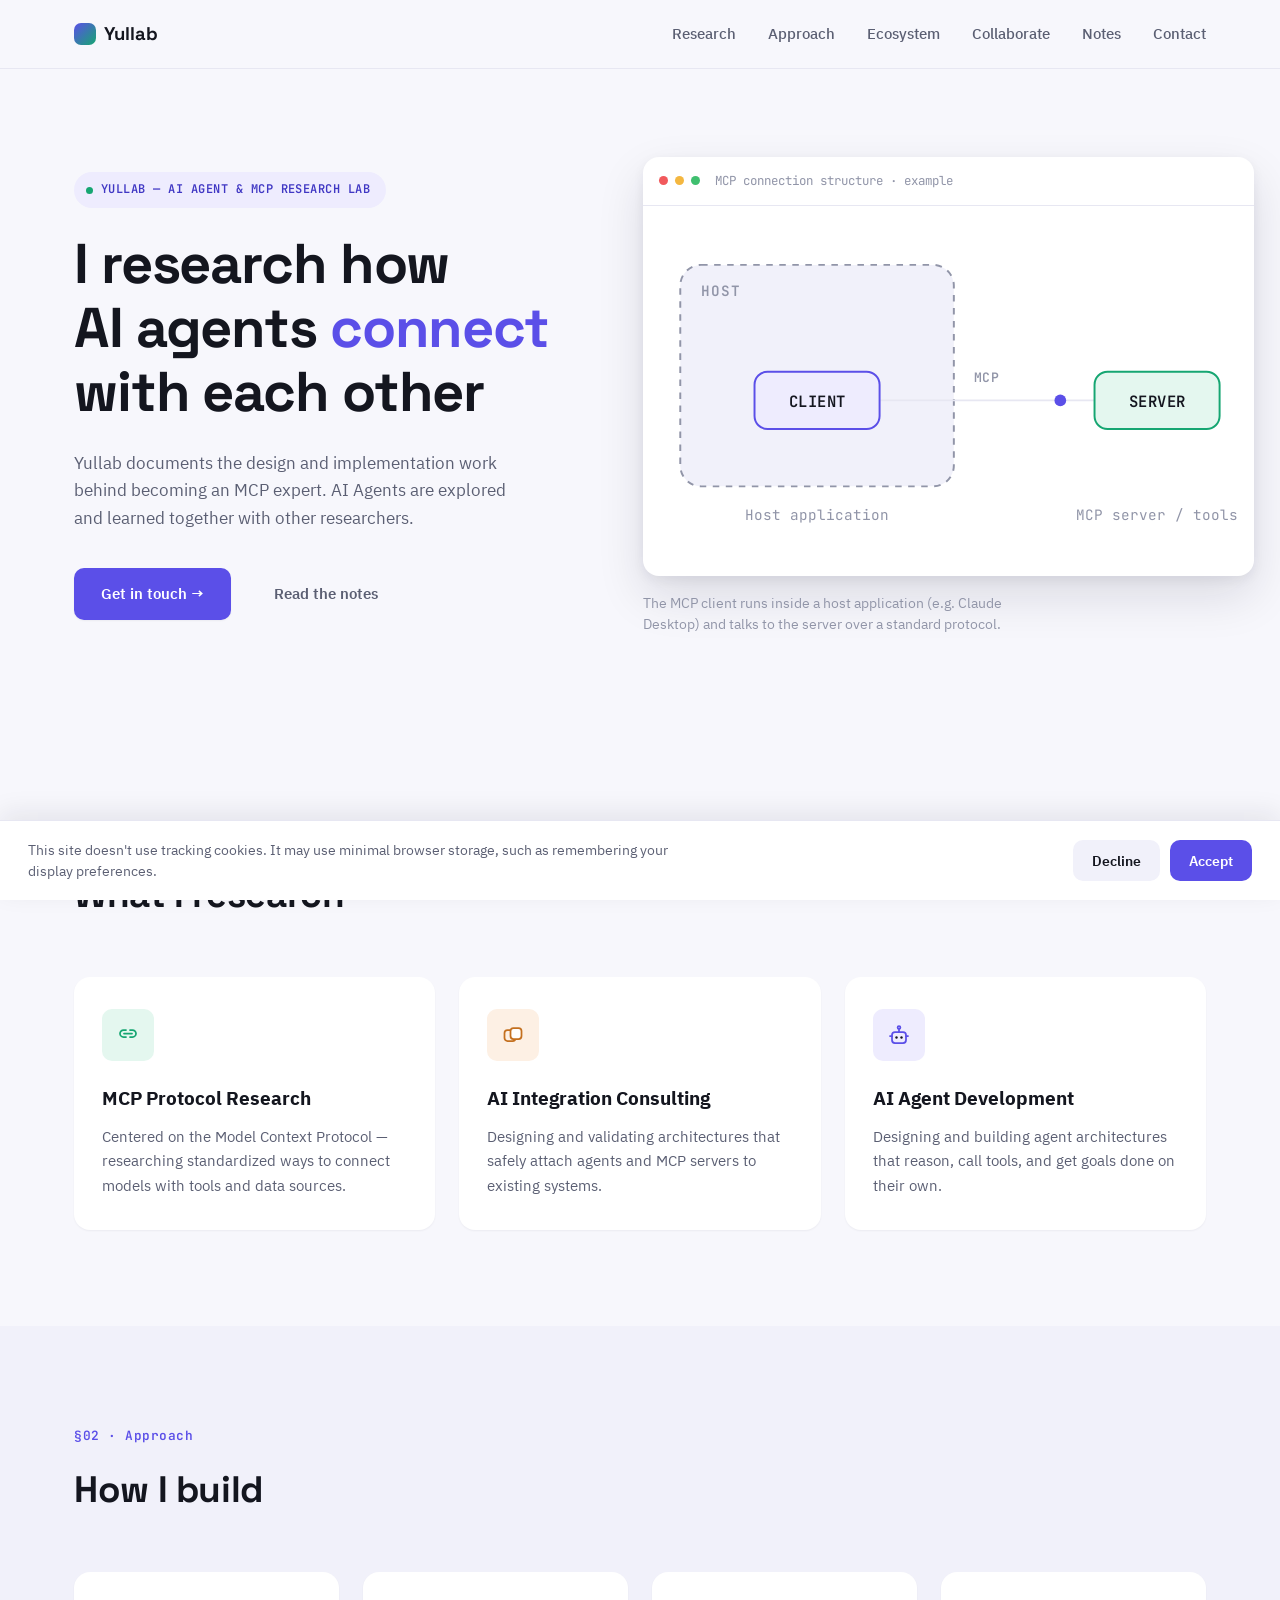
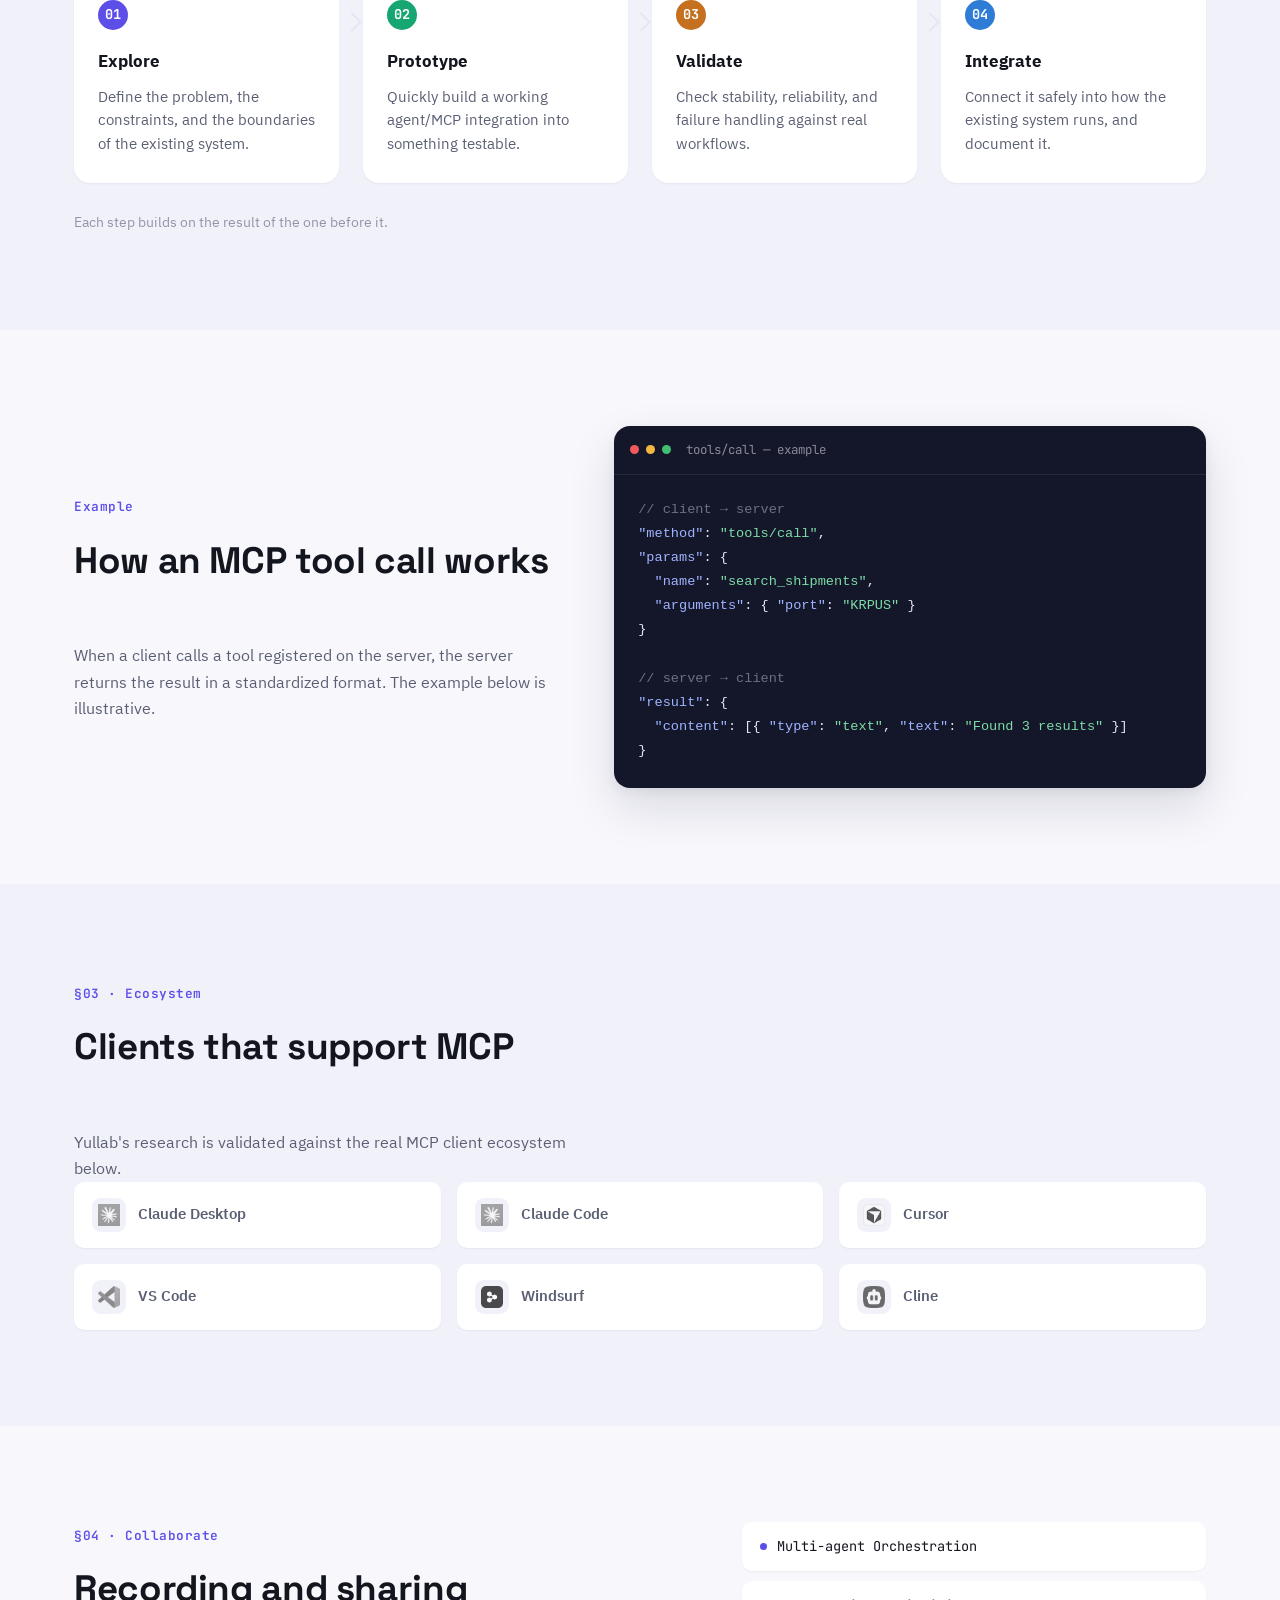
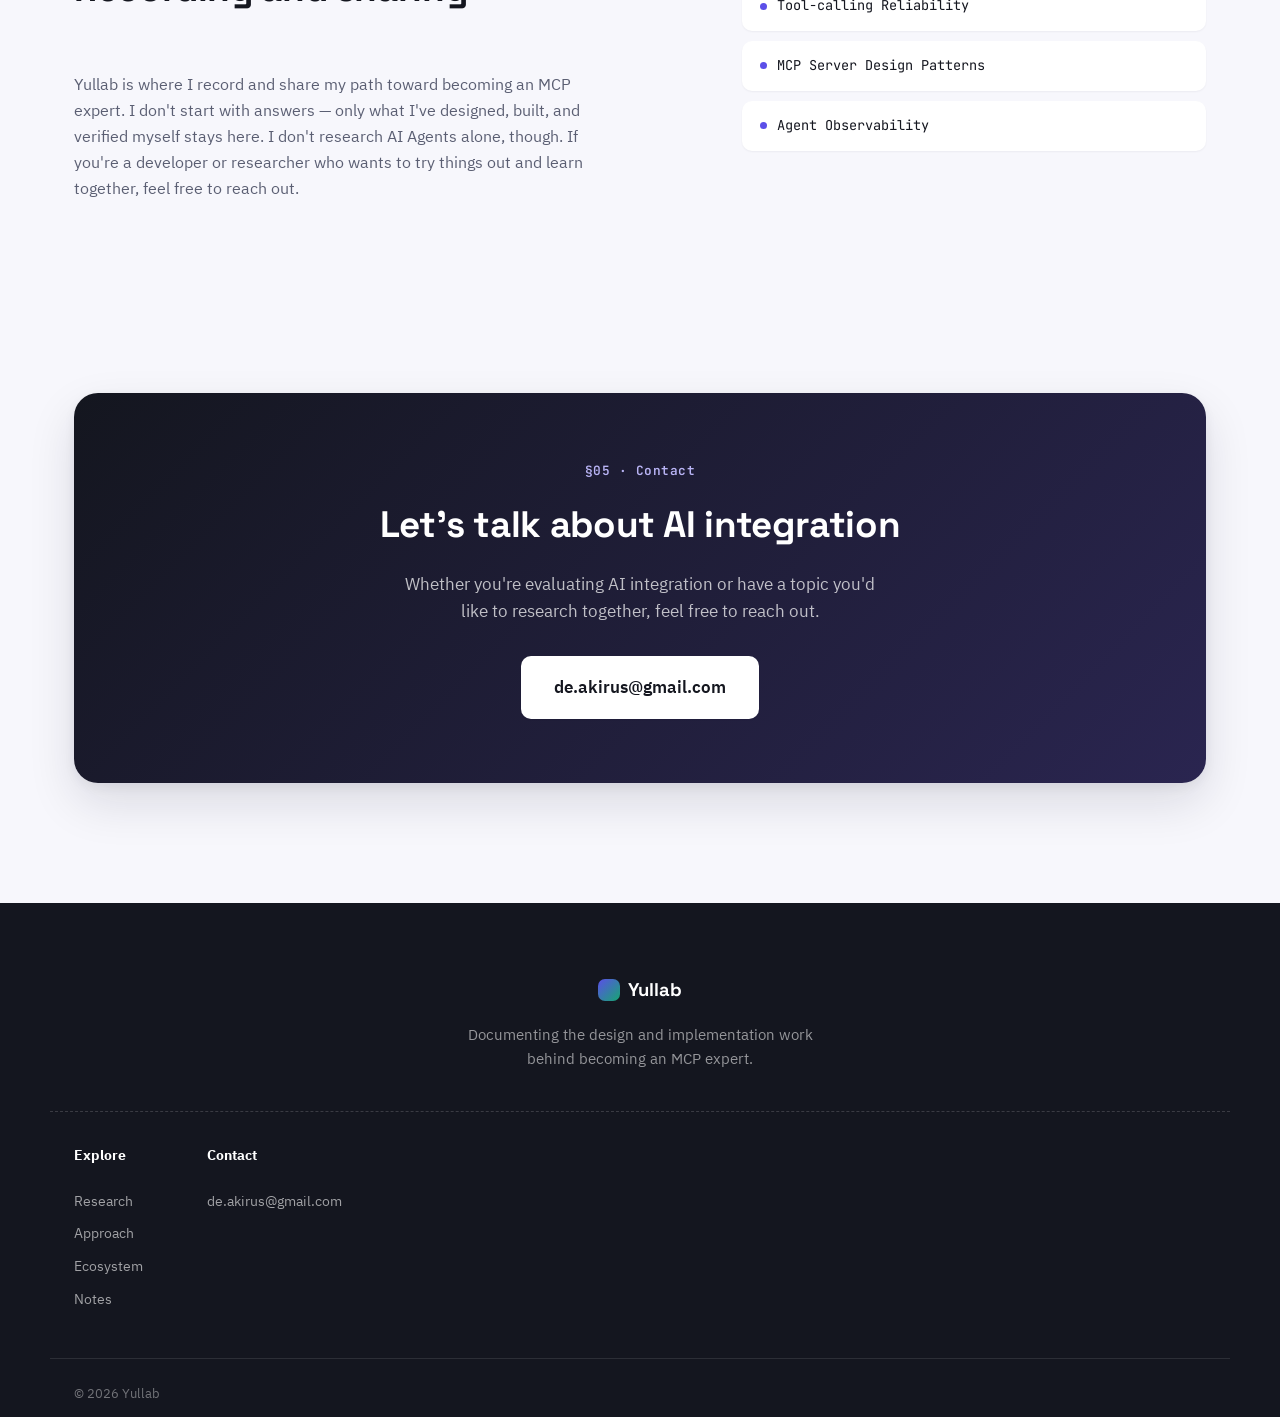
<file: index.html>
<!doctype html>
<html lang="en">
<head>
<meta charset="utf-8">
<meta name="viewport" content="width=device-width, initial-scale=1">
<title>Yullab — AI Agent &amp; MCP Research</title>
<meta name="description" content="Yullab documents the design and implementation work behind becoming an MCP expert. AI Agents are explored and learned together with other researchers.">
<link rel="icon" type="image/svg+xml" href="favicon.svg">
<link rel="preconnect" href="https://fonts.googleapis.com">
<link rel="preconnect" href="https://fonts.gstatic.com" crossorigin>
<link href="https://fonts.googleapis.com/css2?family=IBM+Plex+Sans+KR:wght@400;500;600;700;800&family=JetBrains+Mono:wght@400;500;600;700&family=Space+Grotesk:wght@500;600;700&display=swap" rel="stylesheet">
<link rel="stylesheet" href="styles.css">
</head>
<body>

<header class="site-header">
  <div class="container header-row">
    <a href="#top" class="logo"><span class="logo-mark" aria-hidden="true"></span>Yullab</a>
    <nav class="nav-links">
      <a href="#research">Research</a>
      <a href="#approach">Approach</a>
      <a href="#ecosystem">Ecosystem</a>
      <a href="#community">Collaborate</a>
      <a href="notes.html">Notes</a>
      <a href="#contact">Contact</a>
    </nav>
  </div>
</header>

<main id="top">

  <section class="hero container">
    <div class="hero-copy reveal">
      <p class="pill"><span class="pill-dot"></span>YULLAB — AI AGENT &amp; MCP RESEARCH LAB</p>
      <h1>
        I research how<br>
        AI agents <span class="text-gradient">connect</span><br>
        with each other
      </h1>
      <p class="hero-sub">
        Yullab documents the design and implementation work behind becoming an MCP expert.
        AI Agents are explored and learned together with other researchers.
      </p>
      <div class="hero-ctas">
        <a href="#contact" class="btn btn-solid">Get in touch →</a>
        <a href="notes.html" class="btn btn-ghost">Read the notes</a>
      </div>
    </div>

    <div class="hero-diagram-wrap reveal">
      <div class="diagram-card">
        <div class="diagram-card-head">
          <span class="dot dot-red"></span><span class="dot dot-yellow"></span><span class="dot dot-green"></span>
          <span class="diagram-card-title">MCP connection structure · example</span>
        </div>
        <svg viewBox="0 0 460 270" class="proto-svg" aria-hidden="true">
          <rect x="24" y="36" width="210" height="170" rx="16" class="host-container"></rect>
          <text x="40" y="60" class="host-label">HOST</text>

          <path id="edge-cs" d="M 177 140 L 342 140" class="edge"></path>
          <text x="259" y="126" text-anchor="middle" class="edge-label">MCP</text>

          <circle class="packet" r="4.5">
            <animateMotion dur="2.2s" repeatCount="indefinite" keyPoints="0;1" keyTimes="0;1" calcMode="linear">
              <mpath href="#edge-cs"></mpath>
            </animateMotion>
          </circle>

          <g class="node node-accent" transform="translate(129,140)">
            <rect x="-48" y="-22" width="96" height="44" rx="10"></rect>
            <text y="5" text-anchor="middle" class="node-label">CLIENT</text>
          </g>
          <g class="node node-accent-2" transform="translate(390,140)">
            <rect x="-48" y="-22" width="96" height="44" rx="10"></rect>
            <text y="5" text-anchor="middle" class="node-label">SERVER</text>
          </g>

          <text x="129" y="232" text-anchor="middle" class="node-caption">Host application</text>
          <text x="390" y="232" text-anchor="middle" class="node-caption">MCP server / tools</text>
        </svg>
      </div>
      <p class="diagram-caption">The MCP client runs inside a host application (e.g. Claude Desktop) and talks to the server over a standard protocol.</p>
    </div>
  </section>

  <section id="research" class="section">
    <div class="container">
      <p class="section-kicker reveal">§01 · Research</p>
      <h2 class="section-title reveal">What I research</h2>

      <div class="card-grid">
        <article class="card reveal">
          <div class="card-icon-badge badge-b">
            <svg class="card-icon" viewBox="0 0 24 24" fill="none" aria-hidden="true">
              <path d="M10 7 7.5 7A3.5 3.5 0 0 0 4 10.5v0A3.5 3.5 0 0 0 7.5 14H10"></path>
              <path d="M14 7h2.5A3.5 3.5 0 0 1 20 10.5v0a3.5 3.5 0 0 1-3.5 3.5H14"></path>
              <path d="M8 10.5h8"></path>
            </svg>
          </div>
          <h3>MCP Protocol Research</h3>
          <p>Centered on the Model Context Protocol — researching standardized ways to connect models with tools and data sources.</p>
        </article>

        <article class="card reveal">
          <div class="card-icon-badge badge-c">
            <svg class="card-icon" viewBox="0 0 24 24" fill="none" aria-hidden="true">
              <rect x="3.5" y="7" width="11" height="11" rx="3"></rect>
              <rect x="9.5" y="5" width="11" height="11" rx="3" class="icon-outline"></rect>
            </svg>
          </div>
          <h3>AI Integration Consulting</h3>
          <p>Designing and validating architectures that safely attach agents and MCP servers to existing systems.</p>
        </article>

        <article class="card reveal">
          <div class="card-icon-badge badge-a">
            <svg class="card-icon" viewBox="0 0 24 24" fill="none" aria-hidden="true">
              <rect x="5" y="9" width="14" height="11" rx="3"></rect>
              <path d="M12 9V6"></path>
              <circle cx="12" cy="4.5" r="1.4"></circle>
              <circle cx="9.5" cy="14.5" r="1.2" class="dot"></circle>
              <circle cx="14.5" cy="14.5" r="1.2" class="dot"></circle>
              <path d="M5 13H3M21 13h-2"></path>
            </svg>
          </div>
          <h3>AI Agent Development</h3>
          <p>Designing and building agent architectures that reason, call tools, and get goals done on their own.</p>
        </article>
      </div>
    </div>
  </section>

  <section id="approach" class="section section-alt">
    <div class="container">
      <p class="section-kicker reveal">§02 · Approach</p>
      <h2 class="section-title reveal">How I build</h2>

      <ol class="steps">
        <li class="reveal">
          <p class="step-num">01</p>
          <h3>Explore</h3>
          <p>Define the problem, the constraints, and the boundaries of the existing system.</p>
        </li>
        <li class="reveal">
          <p class="step-num">02</p>
          <h3>Prototype</h3>
          <p>Quickly build a working agent/MCP integration into something testable.</p>
        </li>
        <li class="reveal">
          <p class="step-num">03</p>
          <h3>Validate</h3>
          <p>Check stability, reliability, and failure handling against real workflows.</p>
        </li>
        <li class="reveal">
          <p class="step-num">04</p>
          <h3>Integrate</h3>
          <p>Connect it safely into how the existing system runs, and document it.</p>
        </li>
      </ol>
      <p class="steps-note reveal">Each step builds on the result of the one before it.</p>
    </div>
  </section>

  <section class="section">
    <div class="container example-grid">
      <div class="reveal">
        <p class="section-kicker">Example</p>
        <h2 class="section-title">How an MCP tool call works</h2>
        <p class="community-text">
          When a client calls a tool registered on the server, the server returns the result
          in a standardized format. The example below is illustrative.
        </p>
      </div>
      <div class="code-card reveal">
        <div class="diagram-card-head">
          <span class="dot dot-red"></span><span class="dot dot-yellow"></span><span class="dot dot-green"></span>
          <span class="diagram-card-title">tools/call — example</span>
        </div>
        <pre class="code-block"><code><span class="code-muted">// client → server</span>
<span class="code-key">"method"</span>: <span class="code-str">"tools/call"</span>,
<span class="code-key">"params"</span>: {
  <span class="code-key">"name"</span>: <span class="code-str">"search_shipments"</span>,
  <span class="code-key">"arguments"</span>: { <span class="code-key">"port"</span>: <span class="code-str">"KRPUS"</span> }
}

<span class="code-muted">// server → client</span>
<span class="code-key">"result"</span>: {
  <span class="code-key">"content"</span>: [{ <span class="code-key">"type"</span>: <span class="code-str">"text"</span>, <span class="code-key">"text"</span>: <span class="code-str">"Found 3 results"</span> }]
}</code></pre>
      </div>
    </div>
  </section>

  <section id="ecosystem" class="section section-alt">
    <div class="container">
      <p class="section-kicker reveal">§03 · Ecosystem</p>
      <h2 class="section-title reveal">Clients that support MCP</h2>
      <p class="community-text reveal">Yullab's research is validated against the real MCP client ecosystem below.</p>

      <div class="logo-grid reveal">
        <div class="logo-chip"><span class="logo-avatar"><img src="assets/icons/claude.png" alt="" loading="lazy"></span>Claude Desktop</div>
        <div class="logo-chip"><span class="logo-avatar"><img src="assets/icons/claude.png" alt="" loading="lazy"></span>Claude Code</div>
        <div class="logo-chip"><span class="logo-avatar"><img src="assets/icons/cursor.png" alt="" loading="lazy"></span>Cursor</div>
        <div class="logo-chip"><span class="logo-avatar"><img src="assets/icons/vscode.png" alt="" loading="lazy"></span>VS Code</div>
        <div class="logo-chip"><span class="logo-avatar"><img src="assets/icons/windsurf.png" alt="" loading="lazy"></span>Windsurf</div>
        <div class="logo-chip"><span class="logo-avatar"><img src="assets/icons/cline.png" alt="" loading="lazy"></span>Cline</div>
      </div>
    </div>
  </section>

  <section id="community" class="section">
    <div class="container community-grid">
      <div class="reveal">
        <p class="section-kicker">§04 · Collaborate</p>
        <h2 class="section-title">Recording and sharing</h2>
        <p class="community-text">
          Yullab is where I record and share my path toward becoming an MCP expert.
          I don't start with answers — only what I've designed, built, and verified myself stays here.
          I don't research AI Agents alone, though. If you're a developer or researcher who wants
          to try things out and learn together, feel free to reach out.
        </p>
      </div>
      <ul class="tag-list reveal">
        <li><span class="tag-dot"></span>Multi-agent Orchestration</li>
        <li><span class="tag-dot"></span>Tool-calling Reliability</li>
        <li><span class="tag-dot"></span>MCP Server Design Patterns</li>
        <li><span class="tag-dot"></span>Agent Observability</li>
      </ul>
    </div>
  </section>

  <section id="contact" class="section section-cta">
    <div class="container">
      <div class="cta-card reveal">
        <p class="section-kicker">§05 · Contact</p>
        <h2 class="section-title">Let's talk about AI integration</h2>
        <p class="contact-text">
          Whether you're evaluating AI integration or have a topic you'd like to research together,
          feel free to reach out.
        </p>
        <a href="mailto:de.akirus@gmail.com" class="btn btn-solid btn-large">de.akirus@gmail.com</a>
      </div>
    </div>
  </section>

</main>

<footer class="site-footer">
  <div class="container footer-top">
    <a href="#top" class="logo footer-logo"><span class="logo-mark" aria-hidden="true"></span>Yullab</a>
    <p class="footer-tagline">Documenting the design and implementation work behind becoming an MCP expert.</p>
  </div>

  <div class="container footer-links">
    <div class="footer-col">
      <p class="footer-col-title">Explore</p>
      <a href="#research">Research</a>
      <a href="#approach">Approach</a>
      <a href="#ecosystem">Ecosystem</a>
      <a href="notes.html">Notes</a>
    </div>
    <div class="footer-col">
      <p class="footer-col-title">Contact</p>
      <a href="mailto:de.akirus@gmail.com">de.akirus@gmail.com</a>
    </div>
  </div>

  <div class="container footer-bottom">
    <span>© 2026 Yullab</span>
  </div>
</footer>

<div id="cookie-banner" class="cookie-banner" hidden>
  <p class="cookie-text">
    This site doesn't use tracking cookies. It may use minimal browser storage,
    such as remembering your display preferences.
  </p>
  <div class="cookie-actions">
    <button type="button" class="btn-cookie btn-cookie-muted" data-cookie="decline">Decline</button>
    <button type="button" class="btn-cookie btn-cookie-solid" data-cookie="accept">Accept</button>
  </div>
</div>

<script src="script.js"></script>
</body>
</html>
</file>
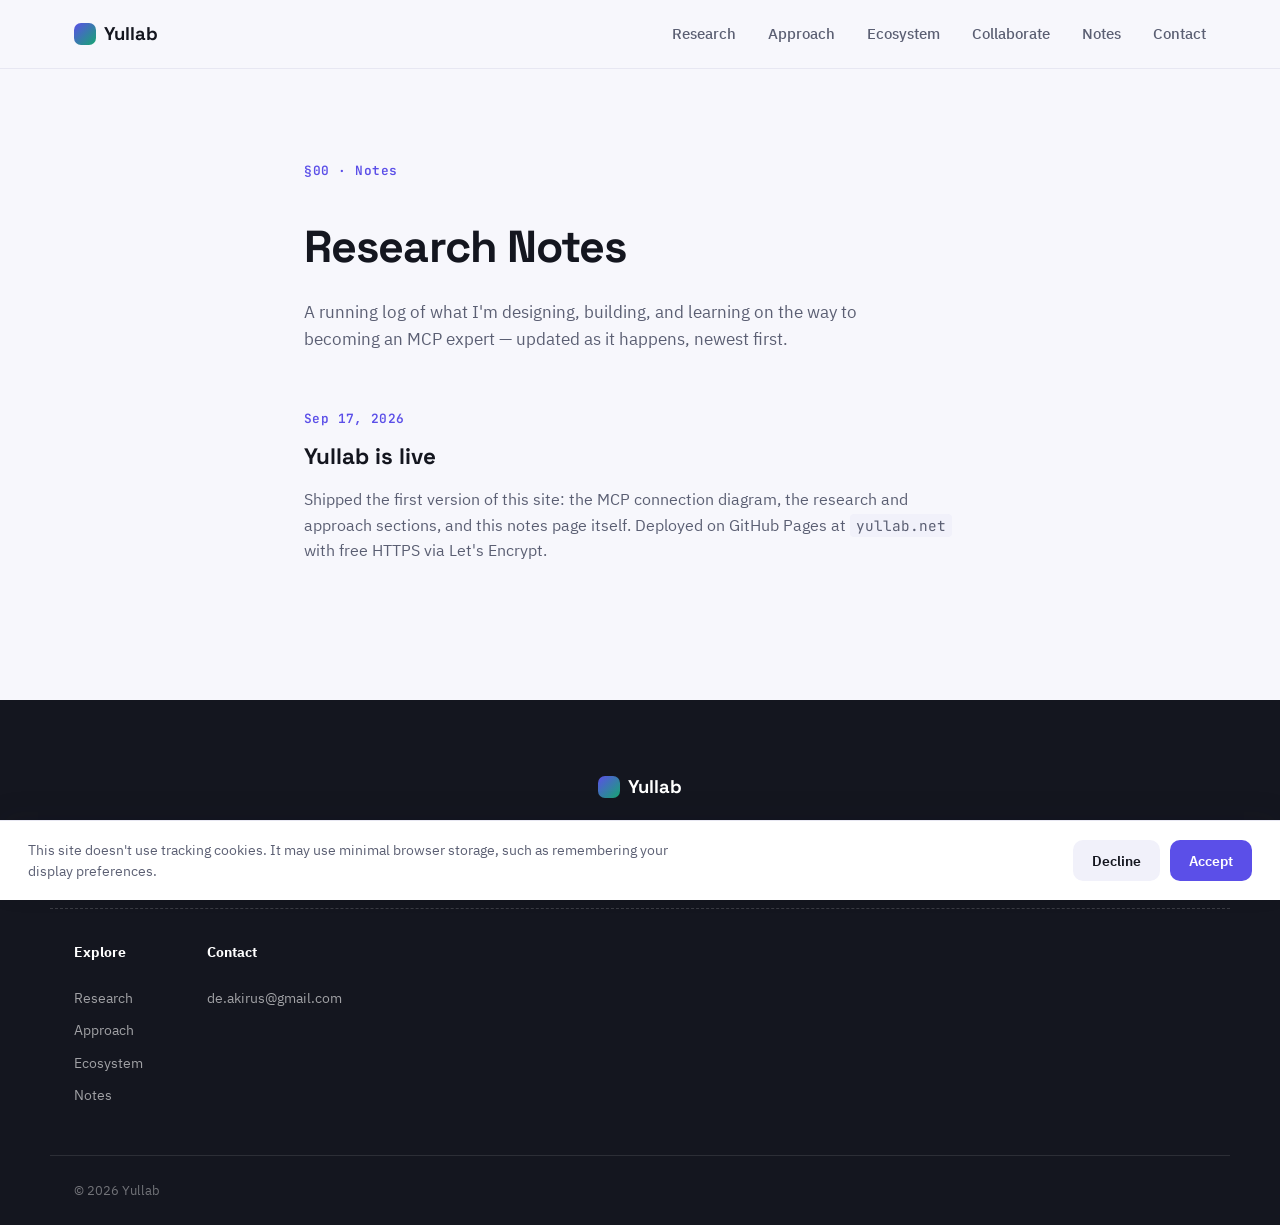
<file: notes.html>
<!doctype html>
<html lang="en">
<head>
<meta charset="utf-8">
<meta name="viewport" content="width=device-width, initial-scale=1">
<title>Research Notes — Yullab</title>
<meta name="description" content="A running log of what's being designed, built, and learned on the way to becoming an MCP expert.">
<link rel="icon" type="image/svg+xml" href="favicon.svg">
<link rel="preconnect" href="https://fonts.googleapis.com">
<link rel="preconnect" href="https://fonts.gstatic.com" crossorigin>
<link href="https://fonts.googleapis.com/css2?family=IBM+Plex+Sans+KR:wght@400;500;600;700;800&family=JetBrains+Mono:wght@400;500;600;700&family=Space+Grotesk:wght@500;600;700&display=swap" rel="stylesheet">
<link rel="stylesheet" href="styles.css">
</head>
<body>

<header class="site-header">
  <div class="container header-row">
    <a href="index.html" class="logo"><span class="logo-mark" aria-hidden="true"></span>Yullab</a>
    <nav class="nav-links">
      <a href="index.html#research">Research</a>
      <a href="index.html#approach">Approach</a>
      <a href="index.html#ecosystem">Ecosystem</a>
      <a href="index.html#community">Collaborate</a>
      <a href="notes.html">Notes</a>
      <a href="index.html#contact">Contact</a>
    </nav>
  </div>
</header>

<main>

  <section class="notes-hero container">
    <p class="section-kicker reveal">§00 · Notes</p>
    <h1 class="notes-title reveal">Research Notes</h1>
    <p class="notes-intro reveal">
      A running log of what I'm designing, building, and learning on the way to
      becoming an MCP expert — updated as it happens, newest first.
    </p>
  </section>

  <section class="section log-section">
    <div class="container log">

      <!-- NEW ENTRIES GO HERE — copy the block below, fill it in, paste it right above the previous entry -->

      <article class="log-entry reveal">
        <p class="log-date">Sep 17, 2026</p>
        <h2 class="log-title">Yullab is live</h2>
        <p class="log-body">
          Shipped the first version of this site: the MCP connection diagram, the research
          and approach sections, and this notes page itself. Deployed on GitHub Pages at
          <code>yullab.net</code> with free HTTPS via Let's Encrypt.
        </p>
      </article>

    </div>
  </section>

</main>

<footer class="site-footer">
  <div class="container footer-top">
    <a href="index.html" class="logo footer-logo"><span class="logo-mark" aria-hidden="true"></span>Yullab</a>
    <p class="footer-tagline">Documenting the design and implementation work behind becoming an MCP expert.</p>
  </div>

  <div class="container footer-links">
    <div class="footer-col">
      <p class="footer-col-title">Explore</p>
      <a href="index.html#research">Research</a>
      <a href="index.html#approach">Approach</a>
      <a href="index.html#ecosystem">Ecosystem</a>
      <a href="notes.html">Notes</a>
    </div>
    <div class="footer-col">
      <p class="footer-col-title">Contact</p>
      <a href="mailto:de.akirus@gmail.com">de.akirus@gmail.com</a>
    </div>
  </div>

  <div class="container footer-bottom">
    <span>© 2026 Yullab</span>
  </div>
</footer>

<div id="cookie-banner" class="cookie-banner" hidden>
  <p class="cookie-text">
    This site doesn't use tracking cookies. It may use minimal browser storage,
    such as remembering your display preferences.
  </p>
  <div class="cookie-actions">
    <button type="button" class="btn-cookie btn-cookie-muted" data-cookie="decline">Decline</button>
    <button type="button" class="btn-cookie btn-cookie-solid" data-cookie="accept">Accept</button>
  </div>
</div>

<script src="script.js"></script>
</body>
</html>
</file>
<file: styles.css>
/* ==========================================================================
   Yullab — tokens
   ========================================================================== */
:root {
  --bg: #F7F7FC;
  --surface: #FFFFFF;
  --surface-2: #F1F1FA;
  --ink: #14161F;
  --ink-soft: #5B5F73;
  --ink-faint: #9195A8;
  --border: #E7E7F2;

  --primary: #5B4FE8;
  --primary-ink: #4038C4;
  --primary-soft: #EEECFE;
  --accent-2: #16A672;
  --accent-2-soft: #E4F7EF;

  --shadow-sm: 0 1px 2px rgba(20, 20, 43, 0.05);
  --shadow-md: 0 8px 24px rgba(20, 20, 43, 0.07), 0 2px 6px rgba(20, 20, 43, 0.05);
  --shadow-lg: 0 20px 48px rgba(20, 20, 43, 0.12), 0 4px 12px rgba(20, 20, 43, 0.06);

  --font-sans: "IBM Plex Sans KR", "Pretendard", -apple-system, sans-serif;
  --font-display: "Space Grotesk", var(--font-sans);
  --font-mono: "JetBrains Mono", "SFMono-Regular", ui-monospace, monospace;

  --radius: 16px;
  --radius-sm: 10px;
  --radius-full: 999px;

  --container: 1180px;
  --gutter: 24px;
}

/* ==========================================================================
   Reset / base
   ========================================================================== */
* { box-sizing: border-box; }
html { scroll-behavior: smooth; }

body {
  margin: 0;
  background: var(--bg);
  color: var(--ink);
  font-family: var(--font-sans);
  font-size: 16px;
  line-height: 1.6;
  -webkit-font-smoothing: antialiased;
  overflow-x: hidden;
}

h1, h2, h3, p, ol, ul { margin: 0; }
a { color: inherit; text-decoration: none; }
ul, ol { list-style: none; padding: 0; }
svg { display: block; }

.container {
  max-width: var(--container);
  margin: 0 auto;
  padding: 0 var(--gutter);
}

/* ==========================================================================
   Scroll reveal
   ========================================================================== */
.reveal {
  opacity: 0;
  transform: translateY(16px);
  transition: opacity 0.5s ease, transform 0.5s ease;
}
.reveal.is-visible { opacity: 1; transform: none; }

@media (prefers-reduced-motion: reduce) {
  .reveal { transition: none; }
}

/* ==========================================================================
   Header
   ========================================================================== */
.site-header {
  position: sticky;
  top: 0;
  z-index: 20;
  background: rgba(247, 247, 252, 0.85);
  backdrop-filter: blur(8px);
  border-bottom: 1px solid var(--border);
}

.header-row {
  display: flex;
  align-items: center;
  justify-content: space-between;
  height: 68px;
}

.logo {
  display: inline-flex;
  align-items: center;
  gap: 8px;
  font-family: var(--font-display);
  font-weight: 700;
  font-size: 1.15rem;
}

.logo-mark {
  width: 22px;
  height: 22px;
  border-radius: 7px;
  background: linear-gradient(135deg, var(--primary), var(--accent-2));
}

.nav-links {
  display: flex;
  gap: 32px;
  font-size: 0.92rem;
  font-weight: 500;
  color: var(--ink-soft);
}

.nav-links a:hover { color: var(--ink); }

@media (max-width: 760px) {
  .nav-links { display: none; }
}

/* ==========================================================================
   Buttons
   ========================================================================== */
.btn {
  display: inline-flex;
  align-items: center;
  justify-content: center;
  gap: 8px;
  padding: 13px 26px;
  font-size: 0.94rem;
  font-weight: 600;
  border-radius: 10px;
  border: 1px solid transparent;
  transition: transform 0.15s ease, box-shadow 0.15s ease, background-color 0.15s ease, border-color 0.15s ease;
}

.btn-small { padding: 9px 20px; font-size: 0.85rem; }
.btn-large { padding: 17px 32px; font-size: 1.05rem; }

.btn-solid {
  background: var(--primary);
  color: #fff;
  box-shadow: var(--shadow-sm);
}
.btn-solid:hover { background: var(--primary-ink); transform: translateY(-1px); box-shadow: var(--shadow-md); }

.btn-ghost {
  color: var(--ink-soft);
}
.btn-ghost:hover { color: var(--primary); }

/* ==========================================================================
   Hero
   ========================================================================== */
.hero {
  display: grid;
  grid-template-columns: 46% 54%;
  align-items: center;
  gap: 48px;
  padding: 88px var(--gutter) 96px;
  min-height: 640px;
}

.pill {
  display: inline-flex;
  align-items: center;
  gap: 8px;
  background: var(--primary-soft);
  color: var(--primary-ink);
  font-family: var(--font-mono);
  font-size: 0.75rem;
  font-weight: 600;
  letter-spacing: 0.04em;
  padding: 8px 16px 8px 12px;
  border-radius: var(--radius-full);
  margin-bottom: 24px;
}

.pill-dot {
  width: 7px;
  height: 7px;
  border-radius: 50%;
  background: var(--accent-2);
  flex: none;
}

.hero h1 {
  font-family: var(--font-display);
  font-size: clamp(2.4rem, 4.4vw, 3.5rem);
  font-weight: 700;
  line-height: 1.15;
  letter-spacing: -0.02em;
}

.text-gradient {
  color: var(--primary);
}

.hero-sub {
  margin-top: 24px;
  max-width: 46ch;
  color: var(--ink-soft);
  font-size: 1.08rem;
}

.hero-ctas {
  display: flex;
  align-items: center;
  gap: 16px;
  margin-top: 36px;
  flex-wrap: wrap;
}

/* Diagram card */
.hero-diagram-wrap,
.hero-copy { min-width: 0; }

.diagram-card {
  width: 100%;
  background: var(--surface);
  border-radius: var(--radius);
  box-shadow: var(--shadow-lg);
  overflow: hidden;
}

.diagram-card-head {
  display: flex;
  align-items: center;
  gap: 7px;
  padding: 14px 16px;
  border-bottom: 1px solid var(--border);
}

.dot { width: 9px; height: 9px; border-radius: 50%; flex: none; }
.dot-red { background: #F1595C; }
.dot-yellow { background: #F4B740; }
.dot-green { background: #3FBF6F; }

.diagram-card-title {
  margin-left: 8px;
  font-family: var(--font-mono);
  font-size: 0.78rem;
  color: var(--ink-faint);
}

.proto-svg { width: 100%; max-width: 100%; height: auto; display: block; padding: 12px 6px 6px; }

.host-container {
  fill: var(--surface-2);
  stroke: var(--ink-faint);
  stroke-width: 1.5;
  stroke-dasharray: 5 5;
}

.host-label {
  font-family: var(--font-mono);
  font-size: 11px;
  font-weight: 600;
  letter-spacing: 0.06em;
  fill: var(--ink-faint);
}

.edge { stroke: var(--border); stroke-width: 1.5; fill: none; }

.edge-label {
  font-family: var(--font-mono);
  font-size: 10px;
  font-weight: 600;
  letter-spacing: 0.04em;
  fill: var(--ink-faint);
}

.node rect {
  fill: var(--surface);
  stroke: var(--border);
  stroke-width: 1.5;
}
.node-accent rect { stroke: var(--primary); fill: var(--primary-soft); }
.node-accent-2 rect { stroke: var(--accent-2); fill: var(--accent-2-soft); }

.node-label {
  font-family: var(--font-mono);
  font-weight: 600;
  font-size: 12px;
  letter-spacing: 0.03em;
  fill: var(--ink);
}

.node-caption {
  font-family: var(--font-mono);
  font-size: 11px;
  fill: var(--ink-faint);
}

.packet { fill: var(--primary); }

.diagram-caption {
  margin-top: 16px;
  font-size: 0.85rem;
  color: var(--ink-faint);
  max-width: 46ch;
}

/* ==========================================================================
   Sections
   ========================================================================== */
.section {
  padding: 96px var(--gutter);
}

.section-alt { background: var(--surface-2); }

.section-kicker {
  display: inline-block;
  font-family: var(--font-mono);
  font-size: 0.8rem;
  font-weight: 600;
  color: var(--primary);
  letter-spacing: 0.04em;
  margin-bottom: 14px;
}

.section-title {
  font-family: var(--font-display);
  font-size: clamp(1.7rem, 3vw, 2.3rem);
  font-weight: 700;
  letter-spacing: -0.01em;
  margin-bottom: 52px;
}

/* Cards */
.card-grid {
  display: grid;
  grid-template-columns: repeat(3, 1fr);
  gap: 24px;
}

.card {
  min-width: 0;
  background: var(--surface);
  border-radius: var(--radius);
  padding: 32px 28px;
  box-shadow: var(--shadow-sm);
  transition: transform 0.2s ease, box-shadow 0.2s ease;
}
.card:hover {
  transform: translateY(-4px);
  box-shadow: var(--shadow-md);
}

.card-icon-badge {
  width: 52px;
  height: 52px;
  border-radius: var(--radius-sm);
  display: flex;
  align-items: center;
  justify-content: center;
  margin-bottom: 22px;
}
.badge-a { background: var(--primary-soft); }
.badge-b { background: var(--accent-2-soft); }
.badge-c { background: #FDF0E4; }

.card-icon {
  width: 24px;
  height: 24px;
  fill: none;
  stroke-width: 1.75;
  stroke-linecap: round;
  stroke-linejoin: round;
}
.badge-a .card-icon { stroke: var(--primary); }
.badge-b .card-icon { stroke: var(--accent-2); }
.badge-c .card-icon { stroke: #C4701F; }
.card-icon .dot { fill: currentColor; stroke: none; }
.card-icon .icon-outline { fill: var(--surface); }

.card h3 {
  font-size: 1.18rem;
  font-weight: 700;
  margin-bottom: 12px;
}

.card p {
  color: var(--ink-soft);
  font-size: 0.96rem;
}

/* Steps */
.steps {
  display: grid;
  grid-template-columns: repeat(4, 1fr);
  gap: 24px;
}

.steps li {
  position: relative;
  min-width: 0;
  background: var(--surface);
  border-radius: var(--radius);
  padding: 28px 24px;
  box-shadow: var(--shadow-sm);
}

/* connector arrow between step cards, desktop only */
.steps li:not(:last-child)::after {
  content: "";
  position: absolute;
  top: 43px;
  right: -20px;
  width: 12px;
  height: 12px;
  border-top: 2px solid var(--border);
  border-right: 2px solid var(--border);
  transform: rotate(45deg);
}

.step-num {
  font-family: var(--font-mono);
  font-weight: 700;
  font-size: 0.85rem;
  color: #fff;
  background: var(--primary);
  width: 30px;
  height: 30px;
  border-radius: 50%;
  display: flex;
  align-items: center;
  justify-content: center;
  margin-bottom: 18px;
}
.steps li:nth-child(2) .step-num { background: var(--accent-2); }
.steps li:nth-child(3) .step-num { background: #C4701F; }
.steps li:nth-child(4) .step-num { background: #2E7CD6; }

.steps h3 {
  font-size: 1.05rem;
  font-weight: 700;
  margin-bottom: 10px;
}

.steps p:not(.step-num) {
  color: var(--ink-soft);
  font-size: 0.92rem;
}

.steps-note {
  margin-top: 28px;
  font-size: 0.88rem;
  color: var(--ink-faint);
}

/* Example / code */
.example-grid {
  display: grid;
  grid-template-columns: 0.9fr 1.1fr;
  gap: 56px;
  align-items: center;
}

.code-card {
  min-width: 0;
  background: #14162A;
  border-radius: var(--radius);
  box-shadow: var(--shadow-lg);
  overflow: hidden;
}
.code-card .diagram-card-head { border-bottom-color: rgba(255,255,255,0.08); }
.code-card .diagram-card-title { color: rgba(255,255,255,0.5); }

.code-block {
  margin: 0;
  padding: 22px 24px 26px;
  font-family: var(--font-mono);
  font-size: 0.85rem;
  line-height: 1.7;
  color: #E5E6F5;
  overflow-x: auto;
}
.code-muted { color: #6C7086; }
.code-key { color: #9FB4FF; }
.code-str { color: #7DDCA6; }

/* Ecosystem logos */
.logo-grid {
  display: grid;
  grid-template-columns: repeat(3, 1fr);
  gap: 16px;
}

.logo-chip {
  display: flex;
  align-items: center;
  gap: 12px;
  background: var(--surface);
  border-radius: var(--radius-sm);
  padding: 16px 18px;
  font-weight: 600;
  font-size: 0.95rem;
  color: var(--ink-soft);
  box-shadow: var(--shadow-sm);
}

.logo-avatar {
  width: 34px;
  height: 34px;
  border-radius: 9px;
  display: flex;
  align-items: center;
  justify-content: center;
  background: var(--surface-2);
  flex: none;
  overflow: hidden;
}

.logo-avatar img {
  width: 22px;
  height: 22px;
  object-fit: contain;
  filter: grayscale(1);
  opacity: 0.75;
  transition: filter 0.2s ease, opacity 0.2s ease;
}

.logo-chip:hover .logo-avatar img {
  filter: grayscale(0);
  opacity: 1;
}

/* Community */
.community-grid {
  display: grid;
  grid-template-columns: 1.3fr 1fr;
  gap: 64px;
  align-items: start;
}

.community-text {
  color: var(--ink-soft);
  font-size: 1.02rem;
  max-width: 52ch;
}

.tag-list {
  min-width: 0;
  display: flex;
  flex-direction: column;
  gap: 10px;
}

.tag-list li {
  display: flex;
  align-items: center;
  gap: 10px;
  background: var(--surface);
  border-radius: var(--radius-sm);
  padding: 14px 18px;
  font-family: var(--font-mono);
  font-size: 0.85rem;
  box-shadow: var(--shadow-sm);
}

.tag-dot {
  width: 7px;
  height: 7px;
  border-radius: 50%;
  background: var(--primary);
  flex: none;
}

/* Contact CTA */
.section-cta { padding: 96px var(--gutter) 120px; }

.cta-card {
  min-width: 0;
  background: linear-gradient(135deg, var(--ink) 0%, #2A2550 100%);
  color: #fff;
  border-radius: 24px;
  padding: 64px 56px;
  text-align: center;
  box-shadow: var(--shadow-lg);
}
.cta-card .section-kicker { color: #B9B4F5; }
.cta-card .section-title { color: #fff; margin-bottom: 16px; }

.contact-text {
  color: rgba(255,255,255,0.72);
  font-size: 1.05rem;
  max-width: 50ch;
  margin: 0 auto 32px;
}

.cta-card .btn-solid {
  background: #fff;
  color: var(--ink);
}
.cta-card .btn-solid:hover { background: #EDEBFF; }

/* ==========================================================================
   Footer
   ========================================================================== */
.site-footer {
  background: var(--ink);
  color: rgba(255, 255, 255, 0.6);
  padding: 72px var(--gutter) 0;
}

.footer-top {
  text-align: center;
  padding-bottom: 40px;
}

.footer-logo {
  justify-content: center;
  color: #fff;
  font-size: 1.15rem;
}

.footer-tagline {
  margin: 14px auto 0;
  max-width: 42ch;
  font-size: 0.95rem;
  color: rgba(255, 255, 255, 0.55);
}

.footer-links {
  display: flex;
  gap: 64px;
  padding: 32px 24px 48px;
  border-top: 1px dashed rgba(255, 255, 255, 0.16);
}

.footer-col-title {
  color: #fff;
  font-weight: 700;
  font-size: 0.85rem;
  margin-bottom: 14px;
}

.footer-col {
  display: flex;
  flex-direction: column;
  gap: 10px;
  font-size: 0.88rem;
}

.footer-col a:hover { color: #fff; }

.footer-bottom {
  padding: 24px 24px;
  border-top: 1px solid rgba(255, 255, 255, 0.1);
  font-size: 0.82rem;
  color: rgba(255, 255, 255, 0.4);
}

/* ==========================================================================
   Cookie banner
   ========================================================================== */
.cookie-banner {
  position: fixed;
  left: 0;
  right: 0;
  bottom: 0;
  z-index: 30;
  display: flex;
  flex-wrap: wrap;
  align-items: center;
  justify-content: space-between;
  gap: 20px;
  background: var(--surface);
  border-top: 1px solid var(--border);
  padding: 18px 28px;
  box-shadow: 0 -8px 24px rgba(20, 20, 43, 0.08);
}
.cookie-banner[hidden] { display: none; }

.cookie-text {
  margin: 0;
  max-width: 640px;
  font-size: 0.85rem;
  color: var(--ink-soft);
}
.cookie-text a { color: var(--primary); text-decoration: underline; }

.cookie-actions {
  display: flex;
  gap: 10px;
  flex: none;
}

.btn-cookie {
  font-family: inherit;
  font-size: 0.85rem;
  font-weight: 600;
  padding: 10px 18px;
  border-radius: var(--radius-sm);
  border: 1px solid transparent;
  cursor: pointer;
  white-space: nowrap;
}
.btn-cookie-muted { background: var(--surface-2); color: var(--ink); }
.btn-cookie-solid { background: var(--primary); color: #fff; }
.btn-cookie-solid:hover { background: var(--primary-ink); }

@media (max-width: 760px) {
  .footer-links { flex-direction: column; gap: 28px; }
  .cookie-banner { padding: 16px 20px; }
}

/* ==========================================================================
   Responsive
   ========================================================================== */
@media (max-width: 900px) {
  .card-grid { grid-template-columns: 1fr; }
  .steps { grid-template-columns: repeat(2, 1fr); }
  .steps li::after { display: none; }
  .community-grid { grid-template-columns: 1fr; gap: 32px; }
  .example-grid { grid-template-columns: 1fr; gap: 32px; }
  .logo-grid { grid-template-columns: repeat(2, 1fr); }
}

@media (max-width: 760px) {
  .hero {
    grid-template-columns: 1fr;
    padding-top: 56px;
    min-height: 0;
  }
  .hero-diagram-wrap { margin-top: 40px; }
  .section { padding: 64px var(--gutter); }
  .steps { grid-template-columns: 1fr; }
  .cta-card { padding: 48px 28px; }
}

/* ==========================================================================
   Notes page
   ========================================================================== */
.notes-hero {
  padding: 88px var(--gutter) 24px;
  max-width: 720px;
}

.notes-title {
  font-family: var(--font-display);
  font-size: clamp(2rem, 4vw, 2.8rem);
  font-weight: 700;
  letter-spacing: -0.02em;
  margin: 16px 0;
}

.notes-intro {
  color: var(--ink-soft);
  font-size: 1.05rem;
  max-width: 56ch;
}

.log-section { padding-top: 24px; }

.log {
  max-width: 720px;
  display: flex;
  flex-direction: column;
}

.log-entry {
  padding: 40px 0;
  border-top: 1px solid var(--border);
}
.log-entry:first-child { border-top: none; padding-top: 8px; }

.log-date {
  font-family: var(--font-mono);
  font-size: 0.8rem;
  font-weight: 600;
  color: var(--primary);
  letter-spacing: 0.03em;
  margin-bottom: 10px;
}

.log-title {
  font-family: var(--font-display);
  font-size: 1.4rem;
  font-weight: 700;
  margin-bottom: 12px;
}

.log-body {
  color: var(--ink-soft);
  font-size: 1rem;
}

.log-body code {
  font-family: var(--font-mono);
  font-size: 0.9em;
  background: var(--surface-2);
  padding: 2px 6px;
  border-radius: 4px;
}
</file>
